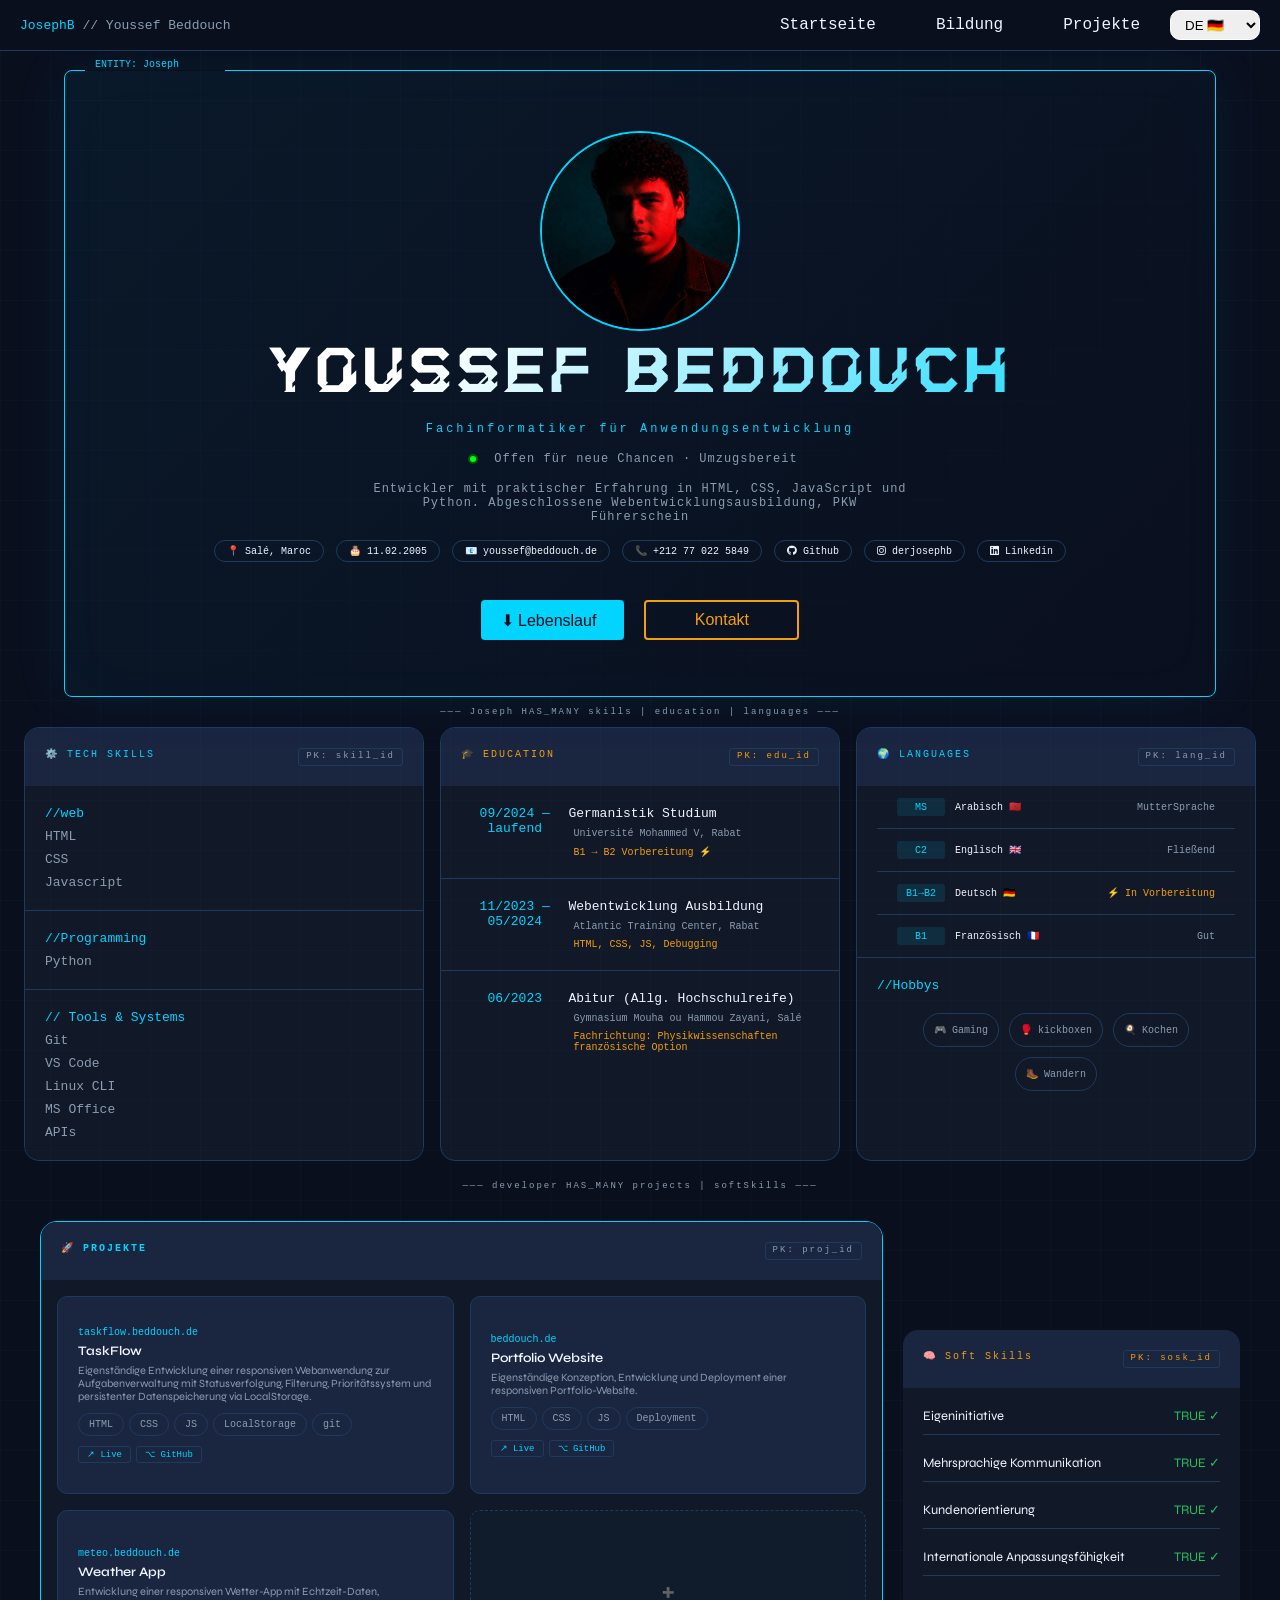
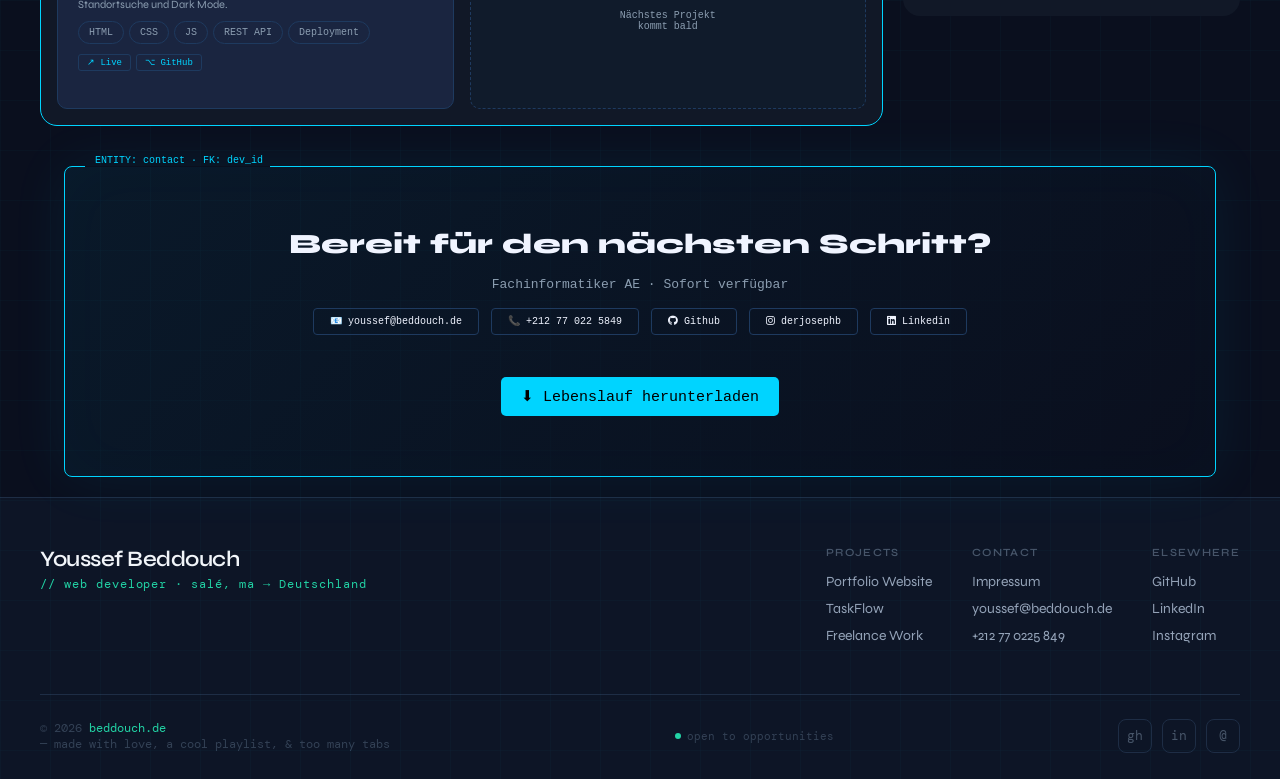
<file: index.html>
<!doctype html>
<html lang="en">
  <head>
    <script src="script.js" defer></script>
    <script defer src="https://cloud.umami.is/script.js" data-website-id="d6ba22e9-cfb8-42e6-a24a-229e31f93112"></script>
    <meta charset="UTF-8" />
    <meta name="viewport" content="width=device-width, initial-scale=1.0" />
    <meta name="format-detection" content="telephone=no, email=no" />
    <meta
      name="description"
      content="Youssef Beddouch – Fachinformatiker für Anwendungsentwicklung aus Salé, Marokko. Erfahrung in HTML, CSS, JavaScript und Python. Offen für neue Chancen in Deutschland."
    />
    <meta name="author" content="Youssef Beddouch" />
    <meta
      name="keywords"
      content="Youssef Beddouch, Fachinformatiker, Anwendungsentwicklung, Webentwickler, beddouch.de"
    />

    <!-- Open Graph -->
    <meta
      property="og:title"
      content="Youssef Beddouch | Fachinformatiker AE"
    />
    <meta
      property="og:description"
      content="Portfolio von Youssef Beddouch – Webentwickler mit Erfahrung in HTML, CSS, JS und Python."
    />
    <meta property="og:url" content="https://beddouch.de" />
    <meta property="og:type" content="website" />
    <link
      rel="stylesheet"
      href="https://cdnjs.cloudflare.com/ajax/libs/font-awesome/6.5.0/css/all.min.css"
    />
    <title>Youssef Beddouch | Fachinformatiker für Anwendungsentwicklung</title>
    <link rel="shortcut icon" href="/assets/favicon.ico" type="image/x-icon" />
    <link rel="stylesheet" href="styles.css" />
    <link rel="stylesheet" href="styles2.css" />
    <link rel="stylesheet" href="projects.css" />
    <link rel="stylesheet" href="footer.css" />
    <script type="application/ld+json">
      {
        "@context": "https://schema.org",
        "@type": "Person",
        "name": "Youssef Beddouch",
        "url": "https://beddouch.de",
        "email": "youssef@beddouch.de",
        "telephone": "+212770225849",
        "jobTitle": "Fachinformatiker für Anwendungsentwicklung",
        "address": {
          "@type": "PostalAddress",
          "addressLocality": "Salé",
          "addressCountry": "MA"
        },
        "sameAs": [
          "https://github.com/derWomber",
          "https://www.linkedin.com/in/youssef-beddouch/",
          "https://www.instagram.com/derjosephb/"
        ]
      }
    </script>
  </head>
  <body>
    <nav>
      <ul class="sidebar">
        <li onclick="hideSidebar()">
          <a href="#"
            ><svg
              xmlns="http://www.w3.org/2000/svg"
              height="24px"
              viewBox="0 -960 960 960"
              width="24px"
              fill="#fff"
            >
              <path
                d="m256-200-56-56 224-224-224-224 56-56 224 224 224-224 56 56-224 224 224 224-56 56-224-224-224 224Z"
              /></svg
          ></a>
        </li>
        <li><a href="#landing" id="home_sidebar" onclick="hideSidebar()">Startseite</a></li>
        <li><a href="#SBS" id="education_sidebar" onclick="hideSidebar()">Bildung</a></li>
        <li><a href="#projekte" id="projects_sidebar" onclick="hideSidebar()">Projekte</a></li>
        <li>
          <select class="language-change" onchange="switchLanguage(this.value)">
            <option value="de">DE 🇩🇪</option>
            <option value="en">EN 🇬🇧</option>
            <option value="fr">FR 🇫🇷</option>
          </select>
        </li>
      </ul>
      <ul>
        <li>
          <div class="logo">JosephB&nbsp;<span>// Youssef Beddouch</span></div>
        </li>
        <li class="hideOnMobile">
          <a href="#landing" id="home"> <span> Startseite</span></a>
        </li>
        <li class="hideOnMobile">
          <a href="#SBS" id="education"><span>Bildung</span></a>
        </li>
        <li class="hideOnMobile">
          <a href="#projekte" id="projects"><span>Projekte</span></a>
        </li>
        <li class="hideOnMobile">
          <select class="language-change" onchange="switchLanguage(this.value)">
            <option value="de" onclick="hideSidebar()">DE 🇩🇪</option>
            <option value="en" onclick="hideSidebar()">EN 🇬🇧</option>
            <option value="fr" onclick="hideSidebar()">FR 🇫🇷</option>
          </select>
        </li>
        <li class="menu-button" onclick="showSidebar()">
          <a href="#"
            ><svg
              xmlns="http://www.w3.org/2000/svg"
              height="24px"
              viewBox="0 -960 960 960"
              width="24px"
              fill="#fff"
            >
              <path
                d="M120-240v-80h720v80H120Zm0-200v-80h720v80H120Zm0-200v-80h720v80H120Z"
              /></svg
          ></a>
        </li>
      </ul>
    </nav>
    <section class="landing" id="landing">
      <div class="container">
        <div class="pfp">  <img src="assets/ana.jpg" alt="Ana" draggable="false">
</div>
        <h1>Youssef Beddouch</h1>
        <div class="role" id="role">
          Fachinformatiker für Anwendungsentwicklung
        </div>
        <div class="info-bar">
          <div class="availability-dot"></div>
          <div class="on" id="on">Offen für neue Chancen · Umzugsbereit</div>
        </div>
        <p class="on" id="pOn">
          Entwickler mit praktischer Erfahrung in HTML, CSS, JavaScript und
          Python. Abgeschlossene Webentwicklungsausbildung, PKW Führerschein
        </p>
        <div class="meta-row">
          <span
            class="meta-chip"
            onclick="window.open('https://de.wikipedia.org/wiki/Sal%C3%A9')"
            >📍 <span>Salé, Maroc</span></span
          >
          <span class="meta-chip">🎂 <span>11.02.2005</span></span>
          <span
            class="meta-chip"
            onclick="window.location.href = 'mailto:youssef@beddouch.de'"
            >📧 <span>youssef@beddouch.de</span></span
          >
          <span
            class="meta-chip"
            onclick="window.location.href = 'tel:+212770225849'"
            >📞 <span>+212 77 022 5849</span></span
          >
          <span
            class="meta-chip"
            onclick="window.open('https://github.com/derWomber')"
            ><i class="fa-brands fa-github white"></i> <span>Github</span></span
          >
          <span
            class="meta-chip"
            onclick="window.open('https://www.instagram.com/derjosephb/')"
            ><i class="fa-brands fa-instagram white"></i>
            <span>derjosephb</span></span
          >
          <span
            class="meta-chip"
            onclick="
              window.open('https://www.linkedin.com/in/youssef-beddouch/')
            "
          >
            <i class="fa-brands fa-linkedin white"></i>
            <span>Linkedin</span></span
          >
        </div>

        <div class="buttons">
          
            <a
              href="https://drive.google.com/file/d/1QtJqbiP-VGQawxrW3WCLSEpSfGvi1MvX/view?usp=sharing"
              target="_blank"
              style="text-decoration: none; color: #000"
              ><button class="lebenslauf" id="lebenslaufButton">⬇ Lebenslauf
          </button></a
            >
          <a
              href="https://linktr.ee/JosephYB"
              target="_blank"
              style="text-decoration: none; color: var(--warmAcc)"
              >
          <button class="contact" id="kontactButton">
            Kontakt
          </button></a>
        </div>
      </div>
    </section>

    <section class="SBS" id="SBS">
      <div class="skills-title">
        ——— Joseph HAS_MANY skills | education | languages ———
      </div>
      <div class="skills-container">
        <!-- tech -->
        <div class="skill-card" id="tachCard">
          <div class="card-header" style="color: var(--Accent)">
            ⚙️ TECH SKILLS
            <span class="pk" style="color: var(--Muted)">PK: skill_id </span>
          </div>

          <div class="HC">
            <div class="web">//web</div>
            <div>HTML</div>
            <div>CSS</div>
            <div>Javascript</div>
          </div>

          <div class="PY">
            <div class="web">//Programming</div>
            <div class="JS">Python</div>
          </div>

          <div class="TS">
            <div class="web">// Tools & Systems</div>
            <div>Git</div>
            <div>VS Code</div>
            <div>Linux CLI</div>
            <div>MS Office</div>
            <div>APIs</div>
          </div>
        </div>
        <!-- education -->
        <div class="skill-card" id="educationCard">
          <div class="card-header" style="color: var(--WarmAcc)">
            🎓 EDUCATION<span class="pk">PK: edu_id </span>
          </div>
          <div class="education-container">
            <div class="education-1">
              <div class="sub-education-dates web">09/2024 — laufend</div>
              <div class="sub-education-text">
                <div class="sub-education-text-title">Germanistik Studium</div>
                <div class="sub-education-text-location muted">
                  Université Mohammed V, Rabat
                </div>
                <div class="sub-education-text-misc orange">
                  B1 → B2 Vorbereitung &#9889;
                </div>
              </div>
            </div>
            <div class="education-2">
              <div class="sub-education-dates web">11/2023 — 05/2024</div>
              <div class="sub-education-text">
                <div class="sub-education-text-title">
                  Webentwicklung Ausbildung
                </div>
                <div class="sub-education-text-location muted">
                  Atlantic Training Center, Rabat
                </div>
                <div class="sub-education-text-misc orange">
                  HTML, CSS, JS, Debugging
                </div>
              </div>
            </div>
            <div class="education-3">
              <div class="sub-education-dates web">06/2023</div>
              <div class="sub-education-text">
                <div class="sub-education-text-title">
                  Abitur (Allg. Hochschulreife)
                </div>
                <div class="sub-education-text-location muted">
                  Gymnasium Mouha ou Hammou Zayani, Salé
                </div>
                <div class="sub-education-text-misc orange">
                  Fachrichtung: Physikwissenschaften französische Option
                </div>
              </div>
            </div>
          </div>
        </div>
        <!-- languages -->
        <div class="skill-card" id="languagesCard">
          <div class="card-header" style="color: var(--Accent)">
            🌍 LANGUAGES<span class="pk" style="color: var(--Muted)"
              >PK: lang_id
            </span>
          </div>
          <div class="languages">
            <div class="arabic">
              <div class="level">MS</div>
              <div class="language-title">Arabisch 🇲🇦</div>
              <div class="language-status">MutterSprache</div>
            </div>

            <div class="arabic">
              <div class="level">C2</div>
              <div class="language-title">Englisch 🇬🇧</div>
              <div class="language-status">Fließend</div>
            </div>

            <div class="arabic">
              <div class="level">B1→B2</div>
              <div class="language-title">Deutsch 🇩🇪</div>
              <div class="language-status" style="color: var(--WarmAcc)">
                ⚡ In Vorbereitung
              </div>
            </div>

            <div class="arabic">
              <div class="level">B1</div>
              <div class="language-title">Französisch 🇫🇷</div>
              <div class="language-status">Gut</div>
            </div>
          </div>

          <div class="hobbies">
            <div class="web">//Hobbys</div>
            <div class="items">
              <div class="hobbys-item">🎮 Gaming</div>
              <div class="hobbys-item">🥊 kickboxen</div>
              <div class="hobbys-item">🍳 Kochen</div>
              <div class="hobbys-item">🥾 Wandern</div>
            </div>
          </div>
        </div>
      </div>
    </section>

    <section class="projekte" id="projekte">
      <div class="skills-title">
        ——— developer HAS_MANY projects | softSkills ———
      </div>

      <div class="projects-softskill-container">
        <div class="projects">
          <div
            class="card-header"
            style="color: var(--Accent); font-weight: 700"
          >
            🚀 PROJEKTE
            <span class="pk" style="color: var(--Muted)">PK: proj_id </span>
          </div>

          <div class="grid">
            <div class="box">
              <div class="web2">taskflow.beddouch.de</div>
              <div class="box-title">TaskFlow</div>
              <div class="box-discription">
                Eigenständige Entwicklung einer responsiven Webanwendung zur
                Aufgabenverwaltung mit Statusverfolgung, Filterung,
                Prioritätssystem und persistenter Datenspeicherung via
                LocalStorage.
              </div>
              <div class="box-tech">
                <div class="box-tech-item">HTML</div>
                <div class="box-tech-item">CSS</div>
                <div class="box-tech-item">JS</div>
                <div class="box-tech-item">LocalStorage</div>
                <div class="box-tech-item">git</div>
              </div>
              <div class="box-github-deployed">
                <a href="https://taskflow.beddouch.de" target="_blank" style="color: var(--Accent); text-decoration: none;">
                <button class="box-github-deployed-item">↗ Live</button> </a>
                <a href="https://github.com/derWomber/TaskFlow" target="_blank" style="color: var(--Accent); text-decoration: none;">
                <button class="box-github-deployed-item">⌥ GitHub</button></a>
              </div>
            </div>

            <div class="box">
              <div class="web2">beddouch.de</div>
              <div class="box-title">Portfolio Website</div>
              <div class="box-discription">
                Eigenständige Konzeption, Entwicklung und Deployment einer
                responsiven Portfolio-Website.
              </div>
              <div class="box-tech">
                <div class="box-tech-item">HTML</div>
                <div class="box-tech-item">CSS</div>
                <div class="box-tech-item">JS</div>
                <div class="box-tech-item">Deployment</div>
              </div>
              <div class="box-github-deployed">
                <a href="https://beddouch.de" target="_blank" style="color: var(--Accent); text-decoration: none;">
                <button class="box-github-deployed-item">↗ Live</button> </a>
                <a href="https://github.com/derWomber/PortfolioV3" target="_blank" style="color: var(--Accent); text-decoration: none;">
                <button class="box-github-deployed-item">⌥ GitHub</button></a>
              </div>
            </div>

            <div class="box">
              <div class="web2">meteo.beddouch.de</div>
              <div class="box-title">Weather App</div>
              <div class="box-discription">
                Entwicklung einer responsiven Wetter-App mit Echtzeit-Daten,
                Standortsuche und Dark Mode.
              </div>
              <div class="box-tech">
                <div class="box-tech-item">HTML</div>
                <div class="box-tech-item">CSS</div>
                <div class="box-tech-item">JS</div>
                <div class="box-tech-item">REST API</div>
                <div class="box-tech-item">Deployment</div>
              </div>
              <div class="box-github-deployed">
                <a
                  href="https://meteo.beddouch.de"
                  target="_blank"
                  style="color: var(--Accent); text-decoration: none"
                >
                  <button class="box-github-deployed-item">↗ Live</button>
                </a>
                <a
                  href="https://github.com/derWomber/Meteo"
                  target="_blank"
                  style="color: var(--Accent); text-decoration: none"
                >
                  <button class="box-github-deployed-item">⌥ GitHub</button>
                </a>
              </div>
            </div>

            <div class="box" id="dashed-box">
              ➕<br /><br />Nächstes Projekt<br />kommt bald
            </div>
          </div>
        </div>
        <div class="soft-skills">
          <div class="card-header" style="color: var(--WarmAcc)">
            🧠 Soft Skills<span class="pk" style="color: var(--WarmAcc)"
              >PK: sosk_id
            </span>
          </div>

          <div class="SS-container">
            <div class="SS-item">
              <div class="SS-title">Eigeninitiative</div>
              <div class="true">TRUE ✓</div>
            </div>
            <div class="SS-item">
              <div class="SS-title">Mehrsprachige Kommunikation</div>
              <div class="true">TRUE ✓</div>
            </div>
            <div class="SS-item">
              <div class="SS-title">Kundenorientierung</div>
              <div class="true">TRUE ✓</div>
            </div>
            <div class="SS-item">
              <div class="SS-title">Internationale Anpassungsfähigkeit</div>
              <div class="true">TRUE ✓</div>
            </div>
          </div>
        </div>
      </div>
    </section>

    <section class="CTA">
      <div class="container">
        <div class="cta-t">    Bereit für den nächsten Schritt?</div>

        <div class="cta-s">Fachinformatiker AE · Sofort verfügbar</div>

        <div class="meta-row">
          <span
            class="meta-chip"
            onclick="window.location.href = 'mailto:youssef@beddouch.de'"
            >📧 <span>youssef@beddouch.de</span></span
          >
          <span
            class="meta-chip"
            onclick="window.location.href = 'tel:+212770225849'"
            >📞 <span>+212 77 022 5849</span></span
          >
          <span
            class="meta-chip"
            onclick="window.open('https://github.com/derWomber')"
            ><i class="fa-brands fa-github white"></i> <span>Github</span></span
          >
          <span
            class="meta-chip"
            onclick="window.open('https://www.instagram.com/derjosephb/')"
            ><i class="fa-brands fa-instagram white"></i>
            <span>derjosephb</span></span
          >
          <span
            class="meta-chip"
            onclick="
              window.open('https://www.linkedin.com/in/youssef-beddouch/')
            "
          >
            <i class="fa-brands fa-linkedin white"></i>
            <span>Linkedin</span></span
          >
        </div>

        <button class="cta-l" id="lebenslaufButton">
          <a
            href="https://drive.google.com/file/d/17nUvJ8vN2_abPokNhF18-JdW76Nv_RkT/view?usp=sharing"
            target="_blank"
            style="text-decoration: none; color: #000"
            >⬇ Lebenslauf herunterladen</a
          >
        </button>
      </div>
    </section>

    <footer class="pf-footer">
      <div class="pf-top">
        <div class="pf-brand">
          <p class="name">Youssef Beddouch</p>
          <p class="tagline">// web developer · salé, ma → Deutschland</p>
        </div>

        <div class="pf-links">
          <div class="pf-col">
            <h4>Projects</h4>
            <a href="https://beddouch.de">Portfolio Website</a>
            <a href="https://taskflow.beddouch.de">TaskFlow</a>
            <a href="#">Freelance Work</a>
          </div>
          <div class="pf-col">
            <h4>Contact</h4>
            <a href="Impressum.html">Impressum</a>
            <a href="mailto:youssef@beddouch.de">youssef@beddouch.de</a>
            <a href="tel:+212770225849">+212 77 0225 849</a>
          </div>
          <div class="pf-col">
            <h4>Elsewhere</h4>
            <a href="https://github.com/derwomber" target="_blank">GitHub</a>
            <a href="https://linkedin.com/in/youssef-beddouch" target="_blank"
              >LinkedIn</a
            >
            <a href="https://www.instagram.com/derjosephb/" target="_blank"
              >Instagram</a
            >
          </div>
        </div>
      </div>

      <div class="pf-divider"></div>

      <div class="pf-bottom">
        <p class="copy">
          © 2026
          <a
            href="https://beddouch.de"
            target="_blank"
            style="text-decoration: none"
            ><span>beddouch.de</span></a
          >
          <br />— made with love, a cool playlist, & too many tabs
        </p>
        <div class="pf-status">
          <div class="pf-status-dot"></div>
          open to opportunities
        </div>
        <div class="pf-socials">
          <a href="https://github.com/derwomber" target="_blank">gh</a>
          <a href="https://linkedin.com/in/youssef-beddouch/" target="_blank"
            >in</a
          >
          <a href="mailto:youssef@beddouch.de">@</a>
        </div>
      </div>
    </footer>
  </body>
</html>
</file>
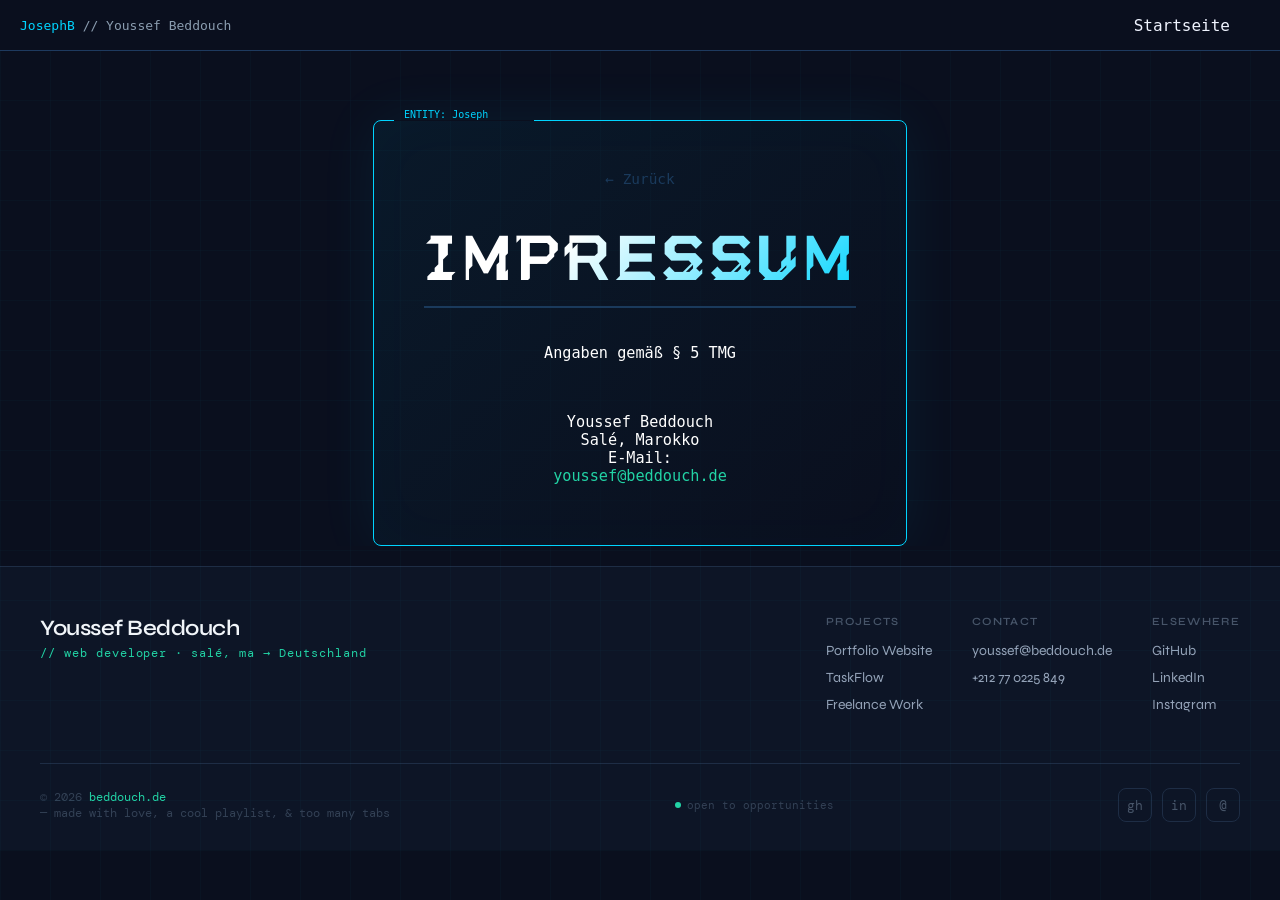
<file: Impressum.html>
<!doctype html>
<html lang="en">
  <head>
    <script src="script.js" defer></script>
    <meta charset="UTF-8" />
    <meta name="viewport" content="width=device-width, initial-scale=1.0" />
    <title>Impressum - Youssef Beddouch</title>
    <link rel="shortcut icon" href="/assets/favicon.ico" type="image/x-icon" />
    <link rel="stylesheet" href="styles.css" />
    <link rel="stylesheet" href="Impressum.css" />
    <link rel="stylesheet" href="footer.css" />
  </head>
  <body>
    <nav>
      <ul class="sidebar">
        <li onclick="hideSidebar()">
          <a href="#"
            ><svg
              xmlns="http://www.w3.org/2000/svg"
              height="24px"
              viewBox="0 -960 960 960"
              width="24px"
              fill="#fff"
            >
              <path
                d="m256-200-56-56 224-224-224-224 56-56 224 224 224-224 56 56-224 224 224 224-56 56-224-224-224 224Z"
              /></svg
          ></a>
        </li>
        <li>
          <a href="/" id="home_sidebar" onclick="hideSidebar()"
            >Startseite</a
          >

      </ul>
      <ul>
        <li>
          <div class="logo">JosephB&nbsp;<span>// Youssef Beddouch</span></div>
        </li>
        <li class="hideOnMobile">
          <a href="/" id="home"> <span> Startseite</span></a>
        </li>
        <li class="menu-button" onclick="showSidebar()">
          <a href="#"
            ><svg
              xmlns="http://www.w3.org/2000/svg"
              height="24px"
              viewBox="0 -960 960 960"
              width="24px"
              fill="#fff"
            >
              <path
                d="M120-240v-80h720v80H120Zm0-200v-80h720v80H120Zm0-200v-80h720v80H120Z"
              /></svg
          ></a>
        </li>
      </ul>
    </nav>
    <section class="Impressum-container">
      <div class="container">
        <a href="/" class="back">← Zurück</a>
        <h1>Impressum</h1>
        <p>Angaben gemäß § 5 TMG</p>
        <br />
        <p>
          Youssef Beddouch<br />
          Salé, Marokko<br />
          E-Mail: <a href="mailto:youssef@beddouch.de">youssef@beddouch.de</a>
        </p>
      </div>
    </section>

    <footer class="pf-footer">
      <div class="pf-top">
        <div class="pf-brand">
          <p class="name">Youssef Beddouch</p>
          <p class="tagline">// web developer · salé, ma → Deutschland</p>
        </div>

        <div class="pf-links">
          <div class="pf-col">
            <h4>Projects</h4>
            <a href="https://beddouch.de">Portfolio Website</a>
            <a href="https://taskflow.beddouch.de">TaskFlow</a>
            <a href="#">Freelance Work</a>
          </div>
          <div class="pf-col">
            <h4>Contact</h4>
            <a href="mailto:youssef@beddouch.de">youssef@beddouch.de</a>
            <a href="tel:+212770225849">+212 77 0225 849</a>
          </div>
          <div class="pf-col">
            <h4>Elsewhere</h4>
            <a href="https://github.com/derwomber" target="_blank">GitHub</a>
            <a href="https://linkedin.com/in/youssef-beddouch" target="_blank"
              >LinkedIn</a
            >
            <a href="https://www.instagram.com/derjosephb/" target="_blank"
              >Instagram</a
            >
          </div>
        </div>
      </div>

      <div class="pf-divider"></div>

      <div class="pf-bottom">
        <p class="copy">
          © 2026
          <a
            href="https://beddouch.de"
            target="_blank"
            style="text-decoration: none"
            ><span>beddouch.de</span></a
          >
          <br />— made with love, a cool playlist, & too many tabs
        </p>
        <div class="pf-status">
          <div class="pf-status-dot"></div>
          open to opportunities
        </div>
        <div class="pf-socials">
          <a href="https://github.com/derwomber" target="_blank">gh</a>
          <a href="https://linkedin.com/in/youssef-beddouch/" target="_blank"
            >in</a
          >
          <a href="mailto:youssef@beddouch.de">@</a>
        </div>
      </div>
    </footer>
  </body>
</html>
</file>
<file: styles.css>
@import url("https://fonts.googleapis.com/css2?family=Playfair+Display:ital,wght@0,400..900;1,400..900&display=swap");
@import url("https://fonts.googleapis.com/css2?family=Poppins:ital,wght@0,100;0,200;0,300;0,400;0,500;0,600;0,700;0,800;0,900;1,100;1,200;1,300;1,400;1,500;1,600;1,700;1,800;1,900&display=swap");
@font-face {
  font-family: "Sddystopian";
  src: url("assets/Sddystopiandemo-GO7xa.otf") format("opentype");
}

.filler {
  height: 100vh;
  width: 100vw;
}

:root {
  --BG: #0a0f1e;
  --Surface: #111827;
  --Surface2: #1a2540;
  --Accent: #00d4ff;
  --WarmAcc: #f59e0b;
  --Borders: #1e3a5f;
  --Text: #f0f4ff;
  --Muted: #8b9db0;
}

* {
  margin: 0;
  padding: 0;
  box-sizing: border-box;
}
html {
  scroll-behavior: smooth;
}
body {
  min-height: 100vh;
  font-family: "JetBrains Mono", monospace;
  overflow-x: hidden;
  background-color: var(--BG);
  position: relative;
  padding-top: 20px;
}
body::before {
  content: "";
  position: absolute;
  inset: 0;
  min-height: 100%;
  background-image:
    linear-gradient(rgba(0, 212, 255, 0.025) 1px, transparent 1px),
    linear-gradient(90deg, rgba(0, 212, 255, 0.025) 1px, transparent 1px);
  background-size: 50px 50px;
  pointer-events: none;
  z-index: 0;
}

/*NAV*/
nav {
  background-color: var(--BG);
  border-bottom: 1px solid var(--Borders);
  padding-right: 20px;
  z-index: 3;
  position: fixed;
  top: 0;
  left: 0;
  width: 100%;
}
nav ul {
  width: 100%;
  list-style: none;
  display: flex;
  justify-content: flex-end;
  align-items: center;
}
nav li {
  height: 50px;
  display: flex;
  align-items: center;
}
nav a {
  height: 100%;
  padding: 0 30px;
  text-decoration: none;
  display: flex;
  align-items: center;
  color: var(--Text);
  transition: 0.2s ease-in-out;
}

nav a span {
  position: relative;
  z-index: 0;
}

nav a span::after {
  position: absolute;
  content: "";
  width: 0%;
  height: 100%;
  background-color: var(--Muted);
  z-index: -1;
  right: 0;
  transition: 200ms ease-in-out;
  clip-path: polygon(10px 0%, 100% 0%, 10px 100%, 0% 100%);
  filter: blur(10px);
}

nav a:hover span::after {
  width: 20px;
  transform: scale(150%);
}

nav a:hover {
  color: var(--WarmAcc);
  text-shadow:
    0px 0px 5px var(--WarmAcc),
    0px 0px 10px var(--WarmAcc),
    0px 0px 15px var(--WarmAcc);
}

nav li:first-child {
  margin-right: auto;
}

.logo {
  display: flex;
  justify-content: center;
  align-items: center;
  width: auto;
  height: 100%;
  padding-left: 20px;
  color: var(--Accent);
  font-size: small;
}
.logo span {
  color: var(--Muted);
}
.sidebar {
  position: fixed;
  top: 0;
  right: 0;
  height: 100vh;
  width: 250px;
  background-color: rgba(255, 255, 255, 0);
  backdrop-filter: blur(12px);
  box-shadow: -10px 0 10px rgba(0, 0, 0, 0.1);
  list-style: none;
  display: none;
  flex-direction: column;
  align-items: flex-start;
  justify-content: flex-start;

  z-index: 999;
}
.sidebar li {
  width: 100%;
}
.sidebar a {
  color: var(--Text);
  width: 100%;
}
.menu-button {
  display: none;
}

.language-change {
  display: flex;
  justify-content: center;
  align-items: center;
  border-radius: 10px;
  border: #fff solid 1px;
  width: 90px;
  height: 30px;
  padding: 0 10px !important;
  transition: 0.2s ease-in-out;
  cursor: pointer;
}

.language-change:hover {
  background-color: var(--WarmAcc);
  color: var(--Text);
  border: var(--Borders) solid 1px;
}

.landing {
  padding: 50px 0px 10px 0px;
  width: 100vw;
  display: flex;
  justify-content: center;
  align-items: center;
}

.container {
  position: relative;
  display: flex;
  flex-direction: column;
  justify-content: center;
  align-items: center;
  width: 90%;
  height: auto;
  padding-top: 60px;
  padding-bottom: 60px;
  padding-left: 40px;
  padding-right: 40px;
  gap: 1em;
  border: 1px solid rgb(0, 212, 255);
  border-radius: 8px;
  background: linear-gradient(
    135deg,
    rgba(0, 212, 255, 0.05),
    rgba(10, 15, 30, 0.9)
  );
  box-shadow:
    rgba(0, 212, 255, 0.07) 0px 0px 60px 0px,
    rgba(0, 212, 255, 0.02) 0px 0px 60px 0px inset;
}

.container::before {
  content: "";
  position: absolute;
  top: -1px;
  left: 20px;
  width: 140px;
  height: 1px;
  background: var(--BG);
}

.container::after {
  content: "ENTITY: Joseph";
  position: absolute;
  top: -12px;
  left: 30px;
  font-size: 10px;
  font-family: "JetBrains Mono", monospace;
  font-weight: 400;
  color: var(--Accent);
}

.CTA .container::before {
  content: "";
  position: absolute;
  top: -1px;
  left: 20px;
  width: 185px;
  height: 1px;
  background: var(--BG);
}

.CTA .container::after {
  content: "ENTITY: contact · FK: dev_id";
  position: absolute;
  top: -12px;
  left: 30px;
  font-size: 10px;
  font-family: "JetBrains Mono", monospace;
  font-weight: 400;
  color: var(--Accent);
}

/*Landing*/

.pfp {
  width: 200px;
  height: 200px;
  display: flex;
  justify-content: center;
  align-items: center;
  font-size: 3rem;
  border: var(--Accent) 2px solid;
  border-radius: 50%;
  animation: 3s pulsing infinite;
}

.pfp img {
  width: 100%;
  height: 100%;
  object-fit: cover;
  object-position: center 5%;
  border-radius: 50%;
}


.container h1 {
  display: flex;
  justify-content: center;
  align-items: center;
  font-family: "Sddystopian", sans-serif;
  width: 100%;
  font-size: 5rem;
  font-weight: 100;
  text-align: center;
  background: linear-gradient(135deg, rgb(255, 255, 255) 30%, rgb(0, 212, 255));
  -webkit-background-clip: text;
  -webkit-text-fill-color: transparent;
  background-clip: text;
  letter-spacing: 3px;
}

.role {
  width: 100%;
  display: flex;
  justify-content: center;
  align-items: center;
  color: var(--Accent);
  font-size: 12px;
  letter-spacing: 3px;
}
.info-bar {
  width: 100%;
  display: flex;
  justify-content: center;
  align-items: center;
  transform: translateX(-7px);
  gap: 1rem;
}

.availability-dot {
  width: 10px;
  height: 10px;
  border-radius: 50%;
  background-color: rgb(0, 255, 13);
  border: rgb(0, 92, 5) solid 2px;
  animation: 2.5s pulsingDot infinite;
}

.on {
  color: var(--Muted);
  font-size: 12px;
  letter-spacing: 1px;
}

.container p {
  text-align: center;
  width: 50%;
}

.meta-row {
  display: flex;
  justify-content: center;
  gap: 12px;
  flex-wrap: wrap;
  margin-bottom: 26px;
}
.meta-chip {
  font-family: "JetBrains Mono", monospace;
  font-size: 10px;
  color: var(--muted);
  text-decoration: none;
  border: 1px solid var(--Borders);
  padding: 4px 12px;
  border-radius: 20px;
  cursor: pointer;
}

.CTA .meta-chip {
  height: 27px;
  padding: 6px 16px;
  border: 1px solid #1e3a5f;
  display: block;
  box-sizing: border-box;
  border-radius: 4px;
  font-size: 10px;
  font-family: "JetBrains Mono", monospace;
  font-weight: 400;
  text-align: center;
  color: #8b9db0;
  transition: 0.3s ease;
}

.CTA .meta-chip:hover {
  border: 1px solid var(--Accent);
  background-color: #00e5ff46;
}

.meta-chip span {
  color: var(--Text);
}

.white {
  color: var(--Text);
}

.buttons {
  width: 100%;
  height: 2rem;
  display: flex;
  justify-content: center;
  align-items: center;
  gap: 20px;
}

.buttons .lebenslauf {
  display: flex;
  justify-content: center;
  align-items: center;
  padding: 11px 28px 11px 20px;
  width: fit-content;
  height: 40px;
  background-color: var(--Accent);
  border: 0px solid;
  border-radius: 4px;
  color: var(--BG);
  transition: 0.2s ease-in-out;
  font-size: 1rem;
  cursor: pointer;
}

.buttons .lebenslauf:hover {
  background-color: white;
  box-shadow: 0 0 28px rgba(0, 212, 255, 0.5);
}
.buttons .contact {
  display: flex;
  justify-content: center;
  align-items: center;
  padding: 11px 28px;
  width: 155px;
  height: 40px;
  background-color: transparent;
  border: 2px solid var(--WarmAcc);
  border-radius: 4px;
  color: var(--WarmAcc);
  transition: 0.2s ease-in-out;
  font-size: 1rem;
  cursor: pointer;
}
.buttons .contact:hover {
  background: rgba(245, 158, 11, 0.08);
  box-shadow: 0 0 20px rgba(245, 158, 11, 0.3);
}

@media (max-width: 800px) {
  .hideOnMobile {
    display: none;
  }
  .menu-button {
    display: block;
  }
  nav {
    padding-right: 0px;
  }
  .sidebar {
    width: 100%;
    height: 45%;
    right: 0;
    animation: slideDown 0.5s ease-in-out;
  }

  .language-change {
    margin-left: 1.5rem;
    border-radius: 10px;
    border: var(--Borders) solid 2px;
  }

  .container {
    margin-left: 10px;
    margin-right: 10px;
    width: 100%;
  }

  .container h1 {
    font-size: 2rem;
  }

  .role {
    font-size: 10px;
    text-align: center;
  }

  .info-bar .on {
    font-size: 10px;
  }

  .container p {
    text-align: center;
    width: 100%;
  }

  .buttons {
    gap: 2rem;
  }

  .buttons .lebenslauf {
    padding: 11px 28px;
    width: 150px;
    height: 100%;
    font-size: 12px;
  }

  .buttons .contact {
    padding: 11px 28px;
    width: 150px;
    height: 100%;
    border: 1px solid;
    color: var(--WarmAcc);
    font-size: 12px;
  }
}

@keyframes slideDown {
  from {
    transform: translateY(-100%);
  }
  to {
    transform: translateY(0);
  }
}

@keyframes pulsing {
  0%,
  100% {
    box-shadow: 0 0 30px rgba(0, 212, 255, 0.2);
  }
  50% {
    box-shadow: 0 0 52px rgba(0, 212, 255, 0.4);
  }
}

@keyframes pulsingDot {
  0%,
  100% {
    box-shadow:
      0px 0px 2px rgba(0, 255, 13, 0.8),
      0px 0px 5px rgba(0, 255, 13, 0.8),
      0px 0px 7px rgba(0, 255, 13, 0.8);
    opacity: 0.2;
  }
  50% {
    box-shadow:
      0px 0px 5px rgba(0, 255, 13, 0.8),
      0px 0px 10px rgba(0, 255, 13, 0.8),
      0px 0px 15px rgba(0, 255, 13, 0.8);
    opacity: 1;
  }
}

::selection {
  background-color: var(--Accent);
  color: #000;
}

/*Firefox*/
::-moz-selection {
  background-color: var(--Accent);
  color: #000;
}
</file>
<file: styles2.css>
@import url("https://fonts.googleapis.com/css2?family=Playfair+Display:ital,wght@0,400..900;1,400..900&display=swap");
@import url("https://fonts.googleapis.com/css2?family=Poppins:ital,wght@0,100;0,200;0,300;0,400;0,500;0,600;0,700;0,800;0,900;1,100;1,200;1,300;1,400;1,500;1,600;1,700;1,800;1,900&display=swap");
@font-face {
  font-family: "Sddystopian";
  src: url("assets/Sddystopiandemo-GO7xa.otf") format("opentype");
}

.filler {
  height: 100vh;
  width: 100vw;
}

:root {
  --BG: #0a0f1e;
  --Surface: #111827;
  --Surface2: #1a2540;
  --Accent: #00d4ff;
  --WarmAcc: #f59e0b;
  --Borders: #1e3a5f;
  --Text: #f0f4ff;
  --Muted: #8b9db0;
}

* {
  margin: 0;
  padding: 0;
  box-sizing: border-box;
}

.skills-title {
  width: 100%;
  display: flex;
  align-items: center;
  justify-content: center;
  font-size: 9px;
  font-family: "JetBrains Mono", monospace;
  font-weight: 400;
  text-align: center;
  color: var(--Muted);
  letter-spacing: 2px;
  padding-bottom: 10px;
}

.skills-container {
  display: grid;
  grid-template-columns: repeat(auto-fill, 400px);
  gap: 1rem;
  justify-content: center;
}

.skill-card {
  color: var(--Text);
  background-color: var(--Surface);
  border: var(--Borders) 1px solid;
  text-align: center;
  border-radius: 15px;
  transition: 0.3s ease;
  
}

.card-header {
  display: flex;
  justify-content: space-between;
  background-color: var(--Surface2);
  font-size: 10px;
  padding: 20px;
  font-weight: 400;
  letter-spacing: 2px;
  border-radius: 15px 15px 0px 0px;
}
.pk {
  width: fit-content;
  height: 18px;
  padding: 2px 7px;
  border: 1px solid rgb(30, 58, 95);
  display: block;
  box-sizing: border-box;
  border-radius: 3px;
  font-size: 9px;
  font-family: "JetBrains Mono", monospace;
  font-weight: 400;
  white-space: nowrap;
}

.HC {
  width: 100%;
  background-color: var(--Surface);
  display: flex;
  justify-content: center;
  align-items: start;
  flex-direction: column;
  gap: 0.5rem;
  font-size: small;
  color: var(--Muted);
  padding: 20px;
}

.web {
  color: var(--Accent);
  font-size: small;
}

.PY {
  width: 100%;
  background-color: var(--Surface);
  display: flex;
  justify-content: center;
  align-items: start;
  flex-direction: column;
  gap: 0.5rem;
  font-size: small;
  color: var(--Muted);
  padding: 20px;
  border-bottom: 1px solid var(--Borders);
  border-top: 1px solid var(--Borders);
}

.TS {
  width: 100%;
  background-color: var(--Surface);
  display: flex;
  justify-content: center;
  align-items: start;
  flex-direction: column;
  gap: 0.5rem;
  font-size: small;
  color: var(--Muted);
  padding: 20px;
  border-radius: 0px 0px 15px 15px;
}
/*education card*/
.education-container {
  width: 100%;
}

.education-1,
.education-2,
.education-3 {
  width: 100%;
  display: flex;
  padding: 20px;
  border-bottom: 1px solid var(--Borders);
}

.education-3 {
  border: none;
}

.sub-education-dates {
  width: 30%;
  display: flex;
  justify-content: center;
}

.sub-education-text {
  width: 70%;
  font-size: small;
  text-align: start;
}

/*Languages*/

.languages {
  width: 100%;
  padding: 0px 20px;
  border-bottom: 1px solid var(--Borders);

}

.languages :nth-child(4) {
  border-bottom: none;
}

.arabic {
  width: 100%;
  display: flex;
  justify-content: center;
  align-items: center;
  padding: 12px 20px;
  gap: 10px;
  font-size: x-small;
  border-bottom: 1px solid var(--Borders);
}
.level {
  width: 48px;
  height: 18px;
  display: flex;
  align-items: center;
  justify-content: center;
  color: var(--Accent);
  background-color: #00d5ff1c;
  border-radius: 3px;
}

.language-status {
  margin-left: auto;
  color: var(--Muted);
}

/*hobbies*/

.hobbies{
  width: 100%;
  padding: 20px;
  display: flex;
  flex-direction: column;
  align-items: start;
}

.items{
  padding-top: 20px;
  display: flex;
  justify-content: center;
  align-items: center;
  gap: 10px;
  flex-wrap: wrap;
}

.hobbys-item{
  border: 1px solid var(--Borders);
  padding: 10px;
  width: fit-content;
  font-size: x-small;
  color: var(--Muted);
  border-radius: 20px;
  transition: 0.3s ease;
}

.hobbys-item:hover{
  border: 1px solid var(--Accent);
  background-color: #00e5ff46;
}

#tachCard:hover{
  border: 1px solid var(--Accent);
  box-shadow: 0 0 52px rgba(0, 212, 255, 0.4);
  transform: translateY(-5px);
}
#educationCard:hover{
  border: 1px solid var(--WarmAcc);
  box-shadow: 0 0 52px rgba(245, 158, 11, 0.4);
  transform: translateY(-5px);
}
#languagesCard:hover{
  border: 1px solid var(--Accent);
  box-shadow: 0 0 52px rgba(0, 212, 255, 0.4);
  transform: translateY(-5px);
}

@media (max-width: 800px) {
  .skills-title {
    font-size: 8px;
  }
}

.orange {
  color: var(--WarmAcc);
  font-size: x-small;
  margin-left: 5px;
  margin-top: 7px;
}

.muted {
  color: var(--Muted);
  font-size: x-small;
  margin-left: 5px;
  margin-top: 7px;
}
</file>
<file: projects.css>
@import url("https://fonts.googleapis.com/css2?family=Playfair+Display:ital,wght@0,400..900;1,400..900&display=swap");
@import url("https://fonts.googleapis.com/css2?family=Poppins:ital,wght@0,100;0,200;0,300;0,400;0,500;0,600;0,700;0,800;0,900;1,100;1,200;1,300;1,400;1,500;1,600;1,700;1,800;1,900&family=Syne:wght@400..800&display=swap");
@import url("https://fonts.googleapis.com/css2?family=Poppins:ital,wght@0,100;0,200;0,300;0,400;0,500;0,600;0,700;0,800;0,900;1,100;1,200;1,300;1,400;1,500;1,600;1,700;1,800;1,900&display=swap");
@font-face {
  font-family: "Sddystopian";
  src: url("assets/Sddystopiandemo-GO7xa.otf") format("opentype");
}

.filler {
  height: 100vh;
  width: 100vw;
}

:root {
  --BG: #0a0f1e;
  --Surface: #111827;
  --Surface2: #1a2540;
  --Accent: #00d4ff;
  --WarmAcc: #f59e0b;
  --Borders: #1e3a5f;
  --Text: #f0f4ff;
  --Muted: #8b9db0;
}

* {
  margin: 0;
  padding: 0;
  box-sizing: border-box;
}

.projekte {
  padding: 20px;
}

.projects-softskill-container {
  display: flex;
  justify-content: center;
  align-items: center;
  padding: 20px;
  gap: 20px;
}

.projects {
  margin-right: auto;
  width: 100%;
  background-color: var(--Surface);
  border-radius: 17px;
  border: 1px solid var(--Accent);
  z-index: 1;
  transition: 0.3s ease;
}

.projects:hover {
  transform: translateY(-5px);
}

.soft-skills {
  margin-left: auto;
  width: 40%;
  border-radius: 17px;
  background-color: var(--Surface);
  z-index: 1;
  transition: 0.3s ease;
}

.soft-skills:hover {
  border: 1px solid var(--WarmAcc);
  transform: translateY(-10px);
}

.grid {
  display: grid;
  grid-template-columns: repeat(2, 1fr);
  gap: 16px;
  padding: 16px;
}

.box {
  aspect-ratio: 1 / 0.5;
  height: fit-content;
  display: flex;
  justify-content: center;
  align-items: flex-start;
  flex-direction: column;
  border: 1px solid var(--Borders);
  background-color: var(--Surface2);
  border-radius: 10px;
  padding: 20px;
  transition: 0.3s ease;
}

.box:hover {
  border: 1px solid var(--Accent);
}

#dashed-box {
  background: #00d4ff05;
  align-items: center;
  color: var(--Muted);
  font-size: 10px;
  text-align: center;
  border: 1px var(--Borders) dashed;
}

#dashed-box:hover {
  border: 1px var(--Accent) dashed;
}

.web2 {
  color: var(--Accent);
  font-size: 10px;
}

.box-title {
  margin-top: 5px;
  color: var(--Text);
  font-family: Syne, sans-serif;
  font-weight: 600;
  font-size: 13px;
}

.box-discription {
  color: var(--Muted);
  font-size: 11px;
  font-family: Syne, sans-serif;
  margin-top: 5px;
}

.box-tech {
  margin-top: 10px;
  display: flex;
  justify-content: center;
  align-items: center;
  gap: 5px;
}

.box-tech-item {
  border: 1px solid var(--Borders);
  padding: 5px 10px;
  width: fit-content;
  font-size: x-small;
  color: var(--Muted);
  border-radius: 15px;
  /* transition: 0.3s ease; */
}

.box-github-deployed {
  margin-top: 10px;
  display: flex;
  justify-content: center;
  align-items: center;
  gap: 5px;
}

.box-github-deployed-item {
  padding: 2px 8px;
  border: 1px solid #1e3a5f;
  background-color: transparent;
  display: block;
  box-sizing: border-box;
  border-radius: 3px;
  font-size: 9px;
  font-family: "JetBrains Mono", monospace;
  font-weight: 400;
  color: var(--Accent);
  cursor: pointer;
}

.SS-container {
  width: 100%;
  height: auto;
  padding: 20px;
}

.SS-item {
  display: flex;
  justify-content: center;
  align-items: center;
  border-bottom: 1px solid var(--Borders);
  padding-bottom: 10px;
  margin-bottom: 20px;
}

.true {
  margin-left: auto;
  color: #22c55e;
  font-size: small;
  font-family: Syne, sans-serif;
}

.SS-title {
  margin-right: auto;
  color: var(--Text);
  font-size: small;
  font-family: Syne, sans-serif;
}

.CTA {
  display: flex;
  justify-content: center;
  align-items: center;
}

.cta-t {
  font-size: 28px;
  font-family: Syne, sans-serif;
  font-weight: 800;
  text-align: center;
  color: var(--Text);
}

.cta-s {
  font-size: 13px;
  font-family: "JetBrains Mono", monospace;
  font-weight: 400;
  text-align: center;
  color: var(--Muted);
}

.cta-l {
  font-size: 15px;
  padding-right: 10px;
  padding: 10px 20px;
  background-color: var(--Accent);
  font-family: "JetBrains Mono", monospace;
  font-weight: 100px;
  border: none;
  border-radius: 5px;
  color: #000;
  transition: 0.3s ease;
}

.cta-l:hover{
    background-color: white;
  box-shadow: 0 0 28px rgba(0, 212, 255, 0.5);
}

@media (max-width: 800px) {
  .skills-title {
    font-size: 8px;
  }

  .projects-softskill-container {
    flex-direction: column;
  }

  .soft-skills {
    width: 100%;
    border-radius: 16px;
  }

  .grid {
    display: grid;
    grid-template-columns: repeat(1, 1fr);
    gap: 16px;
    padding: 16px;
  }

  .box {
    aspect-ratio: auto;
  }
}
</file>
<file: footer.css>
@import url('https://fonts.googleapis.com/css2?family=Syne:wght@400;600&family=DM+Mono:wght@400;500&display=swap');

.pf-footer {
    margin-top: 20px;
  background: #0d1526;
  border-top: 1px solid #1e2d45;
  padding: 48px 40px 28px;
  font-family: 'Syne', sans-serif;
  color: #94a3b8;
}

.pf-top {
  display: flex;
  justify-content: space-between;
  align-items: flex-start;
  gap: 40px;
  margin-bottom: 40px;
  flex-wrap: wrap;
}

.pf-brand .name {
  font-size: 22px;
  font-weight: 600;
  color: #f1f5f9;
  letter-spacing: -0.5px;
  margin: 0 0 4px;
}

.pf-brand .tagline {
  font-family: 'DM Mono', monospace;
  font-size: 12px;
  color: #22d3a5;
  letter-spacing: 0.08em;
  margin: 0;
}

.pf-links {
  display: flex;
  gap: 40px;
  flex-wrap: wrap;
}

.pf-col h4 {
  font-size: 11px;
  font-weight: 600;
  letter-spacing: 0.12em;
  text-transform: uppercase;
  color: #475569;
  margin: 0 0 14px;
}

.pf-col a {
  display: block;
  font-size: 14px;
  color: #94a3b8;
  text-decoration: none;
  margin-bottom: 10px;
  transition: color 0.2s;
}

.pf-col a:hover {
  color: #22d3a5;
}

.pf-divider {
  height: 1px;
  background: #1e2d45;
  margin-bottom: 24px;
}

.pf-bottom {
  display: flex;
  justify-content: space-between;
  align-items: center;
  flex-wrap: wrap;
  gap: 12px;
}

.pf-bottom .copy {
  font-family: 'DM Mono', monospace;
  font-size: 12px;
  color: #334155;
  margin: 0;
}

.pf-bottom .copy span {
  color: #22d3a5;
  cursor: pointer;
}

.pf-status {
  display: flex;
  align-items: center;
  gap: 6px;
  font-family: 'DM Mono', monospace;
  font-size: 11px;
  color: #334155;
}

.pf-status-dot {
  width: 6px;
  height: 6px;
  border-radius: 50%;
  background: #22d3a5;
  animation: pulse 2s infinite;
}

@keyframes pulse {
  0%, 100% { opacity: 1; }
  50%       { opacity: 0.3; }
}

.pf-socials {
  display: flex;
  gap: 10px;
}

.pf-socials a {
  display: flex;
  align-items: center;
  justify-content: center;
  width: 34px;
  height: 34px;
  border: 1px solid #1e2d45;
  border-radius: 8px;
  color: #475569;
  text-decoration: none;
  font-size: 13px;
  font-family: 'DM Mono', monospace;
  transition: border-color 0.2s, color 0.2s;
}

.pf-socials a:hover {
  border-color: #22d3a5;
  color: #22d3a5;
}

@media (max-width: 600px) {
  .pf-footer {
    padding: 36px 20px 20px;
  }

  .pf-top {
    flex-direction: column;
    gap: 28px;
  }

  .pf-bottom {
    flex-direction: column;
    align-items: flex-start;
    gap: 16px;
  }
}
</file>
<file: Impressum.css>
* {
  margin: 0;
  padding: 0;
  box-sizing: border-box;
}

.Impressum-container {
  display: flex;
  justify-content: center;
  align-items: center;
  flex-direction: column;
  overflow-x: hidden;
}

.container {
  margin-top: 100px;
  width: fit-content;
  padding-top: 50px;
  padding-left: 50px;
  padding-right: 50px;
  text-align: center;
}

.back {
  display: inline-block;
  margin-bottom: 32px;
  color: #1a3a5c;
  text-decoration: none;
  font-size: 0.9rem;
}

.back:hover {
  text-decoration: underline;
}

h1 {
  font-size: 2rem;
  color: #1a3a5c;
  margin-bottom: 20px;
  padding-bottom: 12px;
  border-bottom: 2px solid #1a3a5c;
}

p {
  font-size: 0.95rem;
  color: #ffffff;
}

a {
  color: #22d3a5;
  text-decoration: none;
}

a:hover {
  text-decoration: underline;
}
</file>
